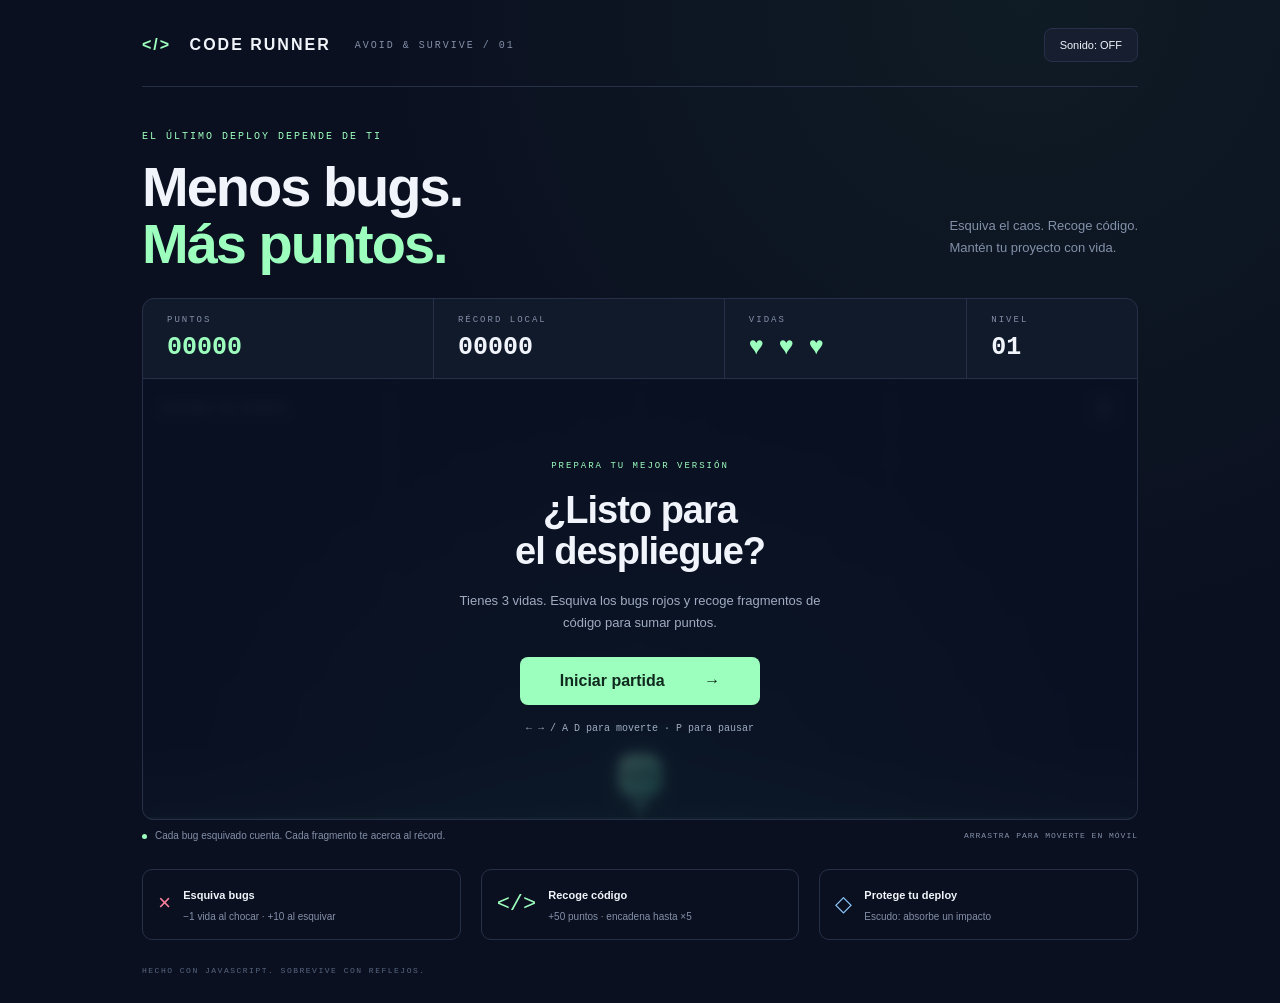
<file: index.html>
<!doctype html>
<html lang="es">
<head><meta charset="utf-8"><meta name="viewport" content="width=device-width,initial-scale=1"><meta name="theme-color" content="#0b1020"><title>Code Runner · Avoid & Survive</title><link rel="stylesheet" href="src/css/estilos.css"><script defer src="src/script/index.js"></script></head>
<body>
<main class="shell">
 <header><a class="brand" href="./index.html"><b>&lt;/&gt;</b> CODE RUNNER</a><span class="edition">AVOID & SURVIVE / 01</span><button id="sound" aria-label="Activar sonido" aria-pressed="false">Sonido: OFF</button></header>
 <section class="heading"><div><p class="eyebrow">EL ÚLTIMO DEPLOY DEPENDE DE TI</p><h1>Menos bugs.<br><em>Más puntos.</em></h1></div><p class="intro">Esquiva el caos. Recoge código.<br>Mantén tu proyecto con vida.</p></section>
 <section class="dashboard" aria-label="Estadísticas"><div><small>PUNTOS</small><strong id="score">00000</strong></div><div><small>RÉCORD LOCAL</small><strong id="record">00000</strong></div><div><small>VIDAS</small><strong id="lives" aria-label="3 vidas">♥ ♥ ♥</strong></div><div><small>NIVEL</small><strong id="level">01</strong></div></section>
 <div class="arena-wrap"><div id="arena" tabindex="0" aria-label="Zona de juego. Flechas o A y D para moverte; P para pausar.">
  <div class="grid"></div><div class="lane l1"></div><div class="lane l2"></div><div class="lane l3"></div><div class="scan"></div>
  <div class="arena-top"><span id="status">SISTEMA EN ESPERA</span><button id="pause" disabled aria-label="Pausar partida">Ⅱ</button></div>
  <div id="entities"></div><div id="player" aria-label="Programador"><span>&lt;/&gt;</span><i></i></div><div id="effects"></div>
  <div id="overlay" class="overlay"><div class="modal"><span class="badge" id="badge">PREPARA TU MEJOR VERSIÓN</span><h2 id="title">¿Listo para<br>el despliegue?</h2><p id="message">Tienes 3 vidas. Esquiva los bugs rojos y recoge fragmentos de código para sumar puntos.</p><div id="summary" hidden></div><button class="primary" id="start">Iniciar partida <span>→</span></button><p class="hint" id="hint">← → / A D para moverte · P para pausar</p></div></div>
 </div></div>
 <div class="bottom"><p><span class="dot"></span><span id="tip">Cada bug esquivado cuenta. Cada fragmento te acerca al récord.</span></p><span>ARRASTRA PARA MOVERTE EN MÓVIL</span></div>
 <section class="guide" aria-label="Cómo jugar"><div><b class="bug-icon">×</b><p><strong>Esquiva bugs</strong><small>−1 vida al chocar · +10 al esquivar</small></p></div><div><b class="code-icon">&lt;/&gt;</b><p><strong>Recoge código</strong><small>+50 puntos · encadena hasta ×5</small></p></div><div><b class="shield-icon">◇</b><p><strong>Protege tu deploy</strong><small>Escudo: absorbe un impacto</small></p></div></section>
 <footer>HECHO CON JAVASCRIPT. SOBREVIVE CON REFLEJOS.<span id="live" role="status" aria-live="polite"></span></footer>
</main></body></html>
</file>
<file: src/css/estilos.css>
:root{color-scheme:dark;--bg:#0b1020;--mint:#9dffbe;--muted:#8390a9;--line:#263149}*{box-sizing:border-box}body{margin:0;background:radial-gradient(ellipse at 80% 0,#17322e55,transparent 45%),var(--bg);color:#f1f5fb;font-family:Arial,Helvetica,sans-serif}.shell{max-width:1060px;margin:auto;padding:28px 32px}button,a{-webkit-tap-highlight-color:transparent}button{font:inherit;cursor:pointer;color:inherit;border:1px solid var(--line);background:#161e30;border-radius:8px;padding:10px 15px}button:hover{border-color:var(--mint);filter:brightness(1.12)}button:focus-visible,a:focus-visible,#arena:focus-visible{outline:3px solid var(--mint);outline-offset:4px}button:disabled{opacity:.4;cursor:default}header{display:flex;align-items:center;gap:24px;border-bottom:1px solid var(--line);padding-bottom:24px}.brand{color:inherit;text-decoration:none;font-size:16px;font-weight:800;letter-spacing:2px}.brand b{color:var(--mint);margin-right:12px}.edition{font:10px monospace;letter-spacing:2px;color:var(--muted)}header button{margin-left:auto;font-size:11px}.heading{display:flex;justify-content:space-between;align-items:end;margin:34px 0 26px}.eyebrow{font:10px monospace;letter-spacing:2px;color:var(--mint)}h1{font-size:clamp(34px,5vw,56px);line-height:1.02;letter-spacing:-2px;margin:16px 0 0}h1 em{font-style:normal;color:var(--mint)}.intro{color:var(--muted);line-height:1.7;font-size:13px}.dashboard{display:grid;grid-template-columns:1.2fr 1.2fr 1fr .7fr;border:1px solid var(--line);border-radius:12px 12px 0 0;background:#111a2b}.dashboard>div{padding:16px 24px;border-right:1px solid var(--line)}.dashboard>div:last-child{border:0}small{display:block} .dashboard small{font:9px monospace;letter-spacing:2px;color:var(--muted);margin-bottom:8px}.dashboard strong{font:700 25px monospace}#score,#lives{color:var(--mint)}.arena-wrap{border:1px solid var(--line);border-top:0;border-radius:0 0 12px 12px;overflow:hidden}#arena{height:440px;position:relative;overflow:hidden;background:radial-gradient(ellipse at 50% 110%,#16464477,transparent 65%),#0b1323;touch-action:none;isolation:isolate}.grid{position:absolute;inset:0;background-image:linear-gradient(#38526a16 1px,transparent 1px),linear-gradient(90deg,#38526a16 1px,transparent 1px);background-size:40px 40px;animation:drift 2s linear infinite}.lane{position:absolute;top:0;bottom:0;border-left:1px dashed #7bb6ac18}.l1{left:25%}.l2{left:50%}.l3{left:75%}.scan{position:absolute;bottom:0;height:70px;width:100%;background:linear-gradient(transparent,#81ffc00b);border-bottom:2px solid #9dffbe44}.arena-top{position:absolute;inset:14px 18px auto;display:flex;align-items:center;justify-content:space-between;z-index:3;pointer-events:none}.arena-top span{font:9px monospace;color:#779b98;letter-spacing:2px}.arena-top button{pointer-events:auto;padding:5px 10px}#player{position:absolute;left:0;top:0;width:42px;height:42px;border:1px solid #b6ffdc;border-radius:12px;background:linear-gradient(135deg,#b3ffd6,#35bc91);color:#102a27;display:grid;place-items:center;box-shadow:0 0 25px #8affb74d;z-index:2;font:900 17px monospace}#player i{position:absolute;top:44px;width:18px;height:22px;background:linear-gradient(#91ffd9aa,transparent);clip-path:polygon(0 0,100% 0,50% 100%);animation:flame .2s infinite alternate}#player.invulnerable{animation:blink .15s infinite alternate}#player.shielded{outline:3px solid #8fceff;outline-offset:7px;box-shadow:0 0 35px #83bfff}.entity{position:absolute;left:0;top:0;display:grid;place-items:center;width:32px;height:32px;font:bold 20px monospace;border-radius:9px;will-change:transform}.bug{background:#3f2034;border:1px solid #ff728b;color:#ff8a9d;box-shadow:0 0 18px #ff4d7022}.code{background:#1c3b36;border:1px solid #9dffbe;color:#b1ffcb;font-size:14px;box-shadow:0 0 18px #9dffbe22}.shield{background:#233958;border:1px solid #86caff;color:#b9dcff}.overlay{position:absolute;inset:0;display:grid;place-items:center;background:#0a1123bf;backdrop-filter:blur(6px);z-index:5}.overlay[hidden]{display:none}.modal{text-align:center;width:min(420px,90%);padding:24px}.badge{color:var(--mint);letter-spacing:2px;font:9px monospace}h2{font-size:38px;line-height:1.08;letter-spacing:-1px;margin:18px 0}.modal>p{font-size:13px;line-height:1.7;color:#a0acc1}.primary{background:var(--mint);color:#10291e;border:0;font-weight:700;padding:15px 22px;min-width:240px;margin-top:10px}.primary span{margin-left:35px}.modal .hint{font:10px monospace;margin-top:18px}.bottom{display:flex;justify-content:space-between;align-items:center;color:var(--muted);font-size:10px;gap:15px}.bottom>span{font:8px monospace;letter-spacing:1px}.dot{display:inline-block;width:5px;height:5px;background:var(--mint);border-radius:50%;margin-right:8px}.guide{display:grid;grid-template-columns:repeat(3,1fr);gap:20px;margin-top:18px}.guide>div{display:flex;gap:12px;align-items:center;padding:15px;border:1px solid var(--line);border-radius:10px}.guide b{font:22px monospace}.bug-icon{color:#ff829c}.code-icon{color:var(--mint)}.shield-icon{color:#8ccaff}.guide p{margin:0}.guide strong{font-size:11px}.guide small{color:var(--muted);font-size:10px;margin-top:6px;line-height:1.5}footer{margin-top:26px;font:8px monospace;letter-spacing:1.5px;color:#586780;display:flex;justify-content:space-between}.particle{position:absolute;width:5px;height:5px;border-radius:50%;animation:burst .6s ease-out forwards}.float{position:absolute;font:bold 15px monospace;color:var(--mint);animation:float .9s ease-out forwards;white-space:nowrap}.shake{animation:shake .25s}#summary{font:bold 20px monospace;color:var(--mint);margin:16px} @keyframes drift{to{transform:translateY(40px)}}@keyframes flame{to{height:14px;opacity:.6}}@keyframes blink{to{opacity:.35}}@keyframes burst{to{transform:translate(var(--dx),var(--dy));opacity:0}}@keyframes float{to{transform:translateY(-45px);opacity:0}}@keyframes shake{25%,75%{transform:translateX(-5px)}50%{transform:translateX(5px)}}@media(max-width:650px){.shell{padding:18px 14px}.edition,.intro,.bottom>span{display:none}header{gap:8px}.brand{font-size:12px}.heading{margin:24px 0}.dashboard>div{padding:13px 9px}.dashboard small{font-size:7px;letter-spacing:1px}.dashboard strong{font-size:20px}#arena{height: min(53vh,440px);min-height:300px}.guide{gap:7px}.guide>div{padding:10px 6px;display:block}.guide b{font-size:19px}.guide strong{font-size:10px}.guide small{font-size:9px}h2{font-size:30px}.modal{padding:12px}.modal>p{font-size:12px}.bottom{font-size:9px}footer{font-size:7px}}@media(prefers-reduced-motion:reduce){.grid,#player i{animation:none}.particle{display:none}.shake{animation:none}}
</file>
